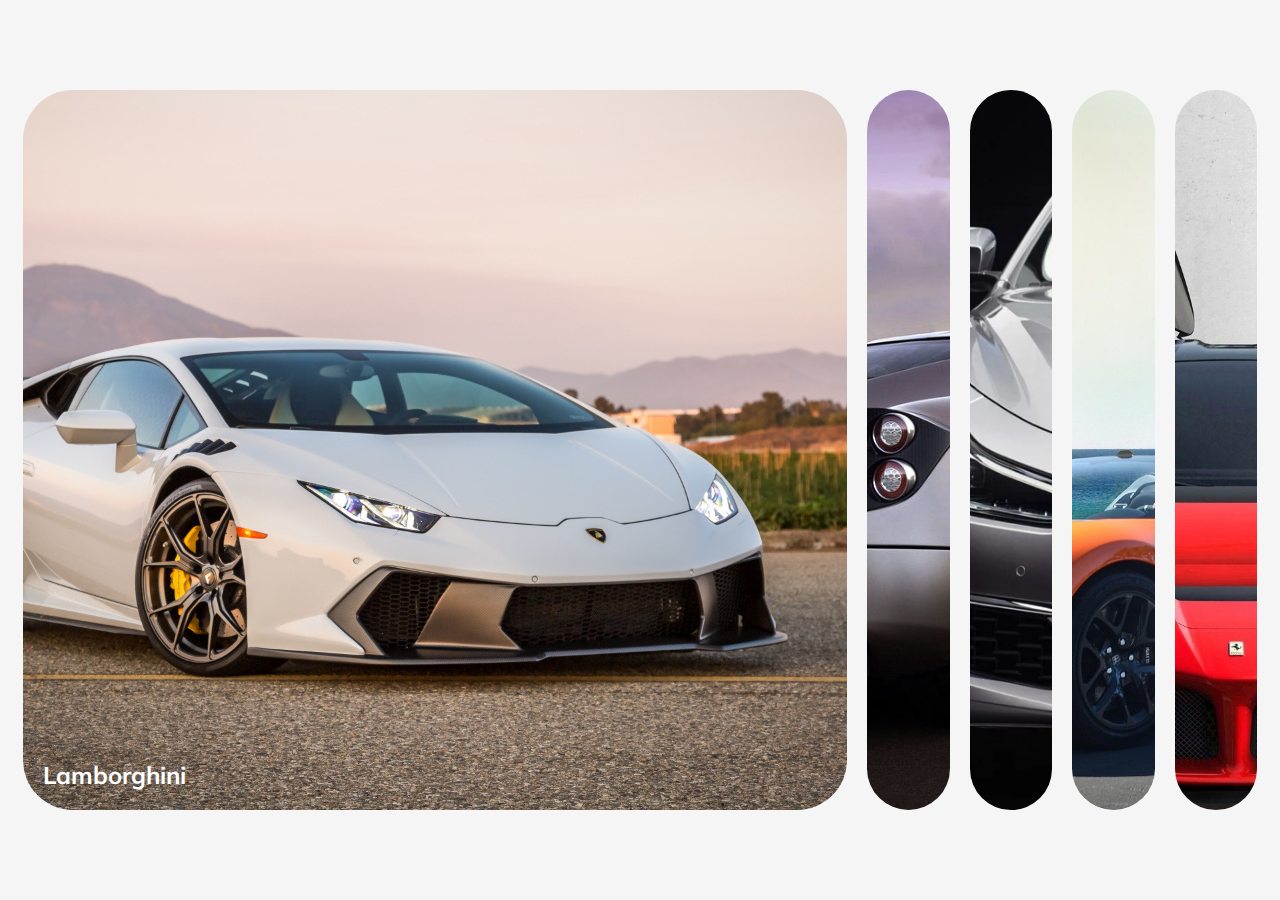
<file: DAY_1/index.html>
<!DOCTYPE html>
<html lang="en">
    <head>
        <meta charset="UTF-8">
        <meta name="viewport" content="width=device-width, initial-scale=1.0">
        <title>Expanding Cards</title>
        <link rel="stylesheet" href="style.css">
    </head>
    <body>
            <div class="container">
                <div class="panel active"
                    style="background-image: url('img/lamborghini.jpg')">
                    <h3>Lamborghini</h3>
                </div>
                <div class="panel"
                    style="background-image: url('img/pagani.jpg')">
                    <h3>pagani</h3>
                </div>
                <div class="panel"
                    style="background-image: url('img/maserati.webp')">
                    <h3>Maserati</h3>
                </div>
                <div class="panel"
                    style="background-image: url('img/bugatti.jpg')">
                    <h3>Bugatti</h3>
                </div>
                <div class="panel"
                    style="background-image: url('img/ferrari.jpg');">
                    <h3>Ferrari</h3>
                </div>

            </div>

        <script src="script.js"></script>
    </body>
</html>
</file>
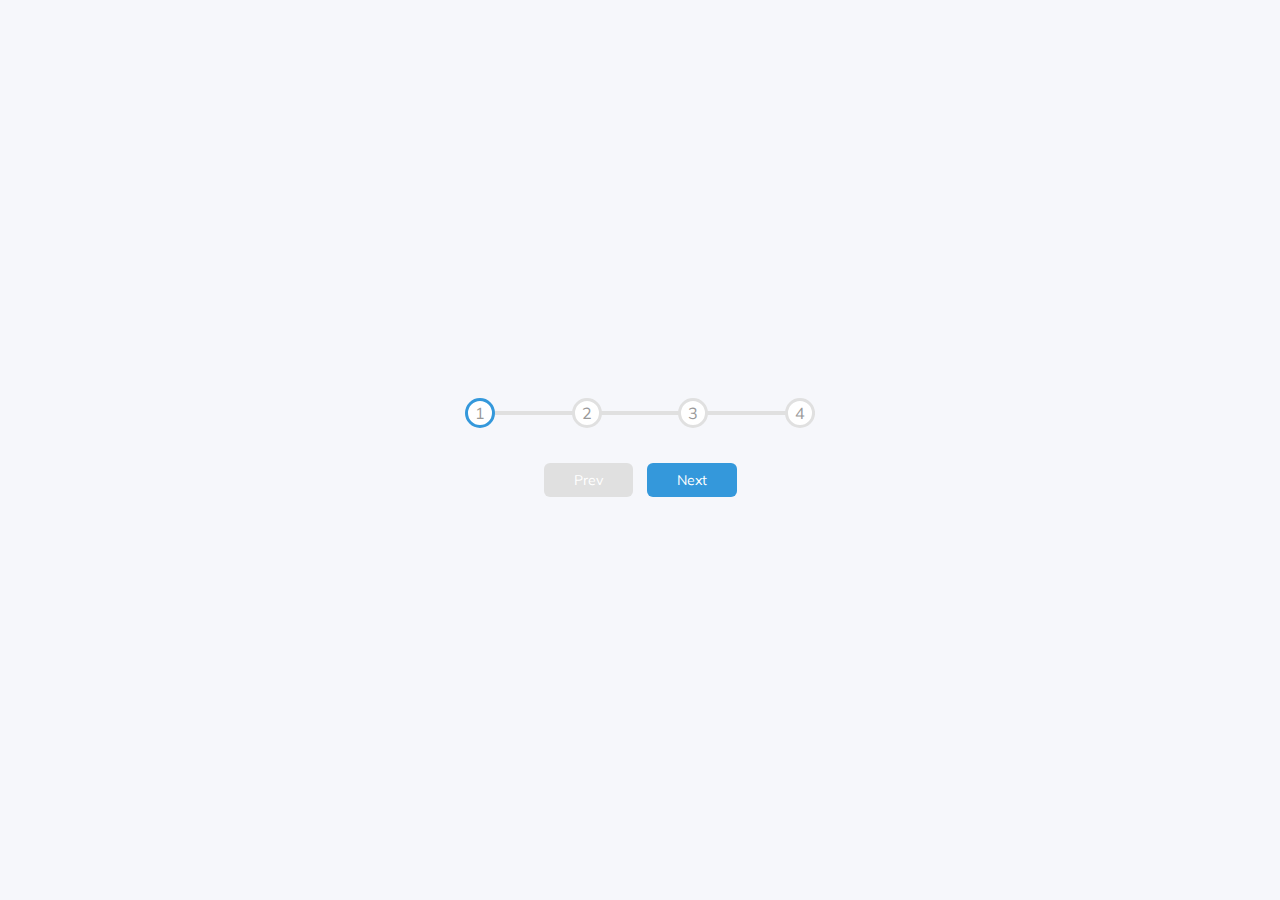
<file: DAY_2/index.html>
<!DOCTYPE html>
<html lang="en">
<head>
    <meta charset="UTF-8">
    <meta name="viewport" content="width=device-width, initial-scale=1.0">
    <title>progress Steps</title>
    <link rel="stylesheet" href="style.css">
</head>
<body>
 <div class="container">
    <div class="progress-container">
        <div class="progress" id="progress"></div>
        <div class="circle active">1</div>
        <div class="circle">2</div>
        <div class="circle">3</div>
        <div class="circle">4</div>
    </div>

        <button class="btn" id="prev" disabled>Prev</button>
        <button class="btn" id="next">Next</button>
    </div>



    <script src="script.js"></script>
</body>
</html>
</file>
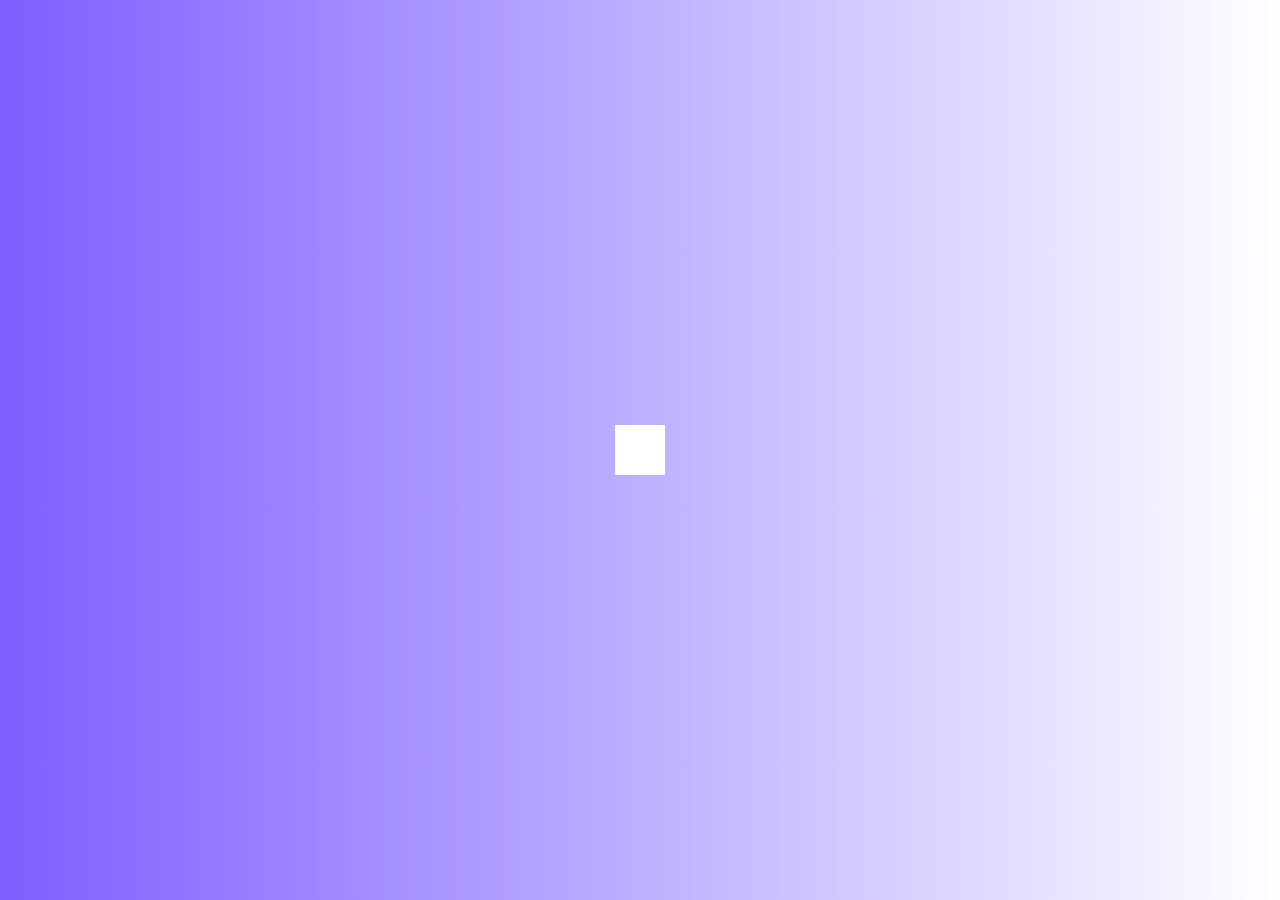
<file: DAY_4/index.html>
<!DOCTYPE html>
<html lang="en">
<head>
    <meta charset="UTF-8">
    <meta name="viewport" content="width=device-width, initial-scale=1.0">
    <title>Hidden Search Widget</title>
    <link rel="stylesheet" href="style.css">
    <link
    href='https://cdnjs.cloudflare.com/ajax/libs/font-awesome/5.14.0/css/all.min.css'
    integrity="sha512-1PKOgIY59xJ8Co8+NE6FZ+LOAZKjy+KY8iq0G4B3CyeY6wYHN3yt9PW0XpSriVlkMXe40PTKnXrLnZ9+fkDaog=="
    crossorigin="anonymous" rel='stylesheet'>
</head>
<body>

<div class="search">
    <input class="input" type="text" placeholder="Search..." >
    <button class="btn">
        <i class="fas fa-search"></i>
    </button>
</div>

    <script src="script.js"></script>
</body>
</html>
</file>
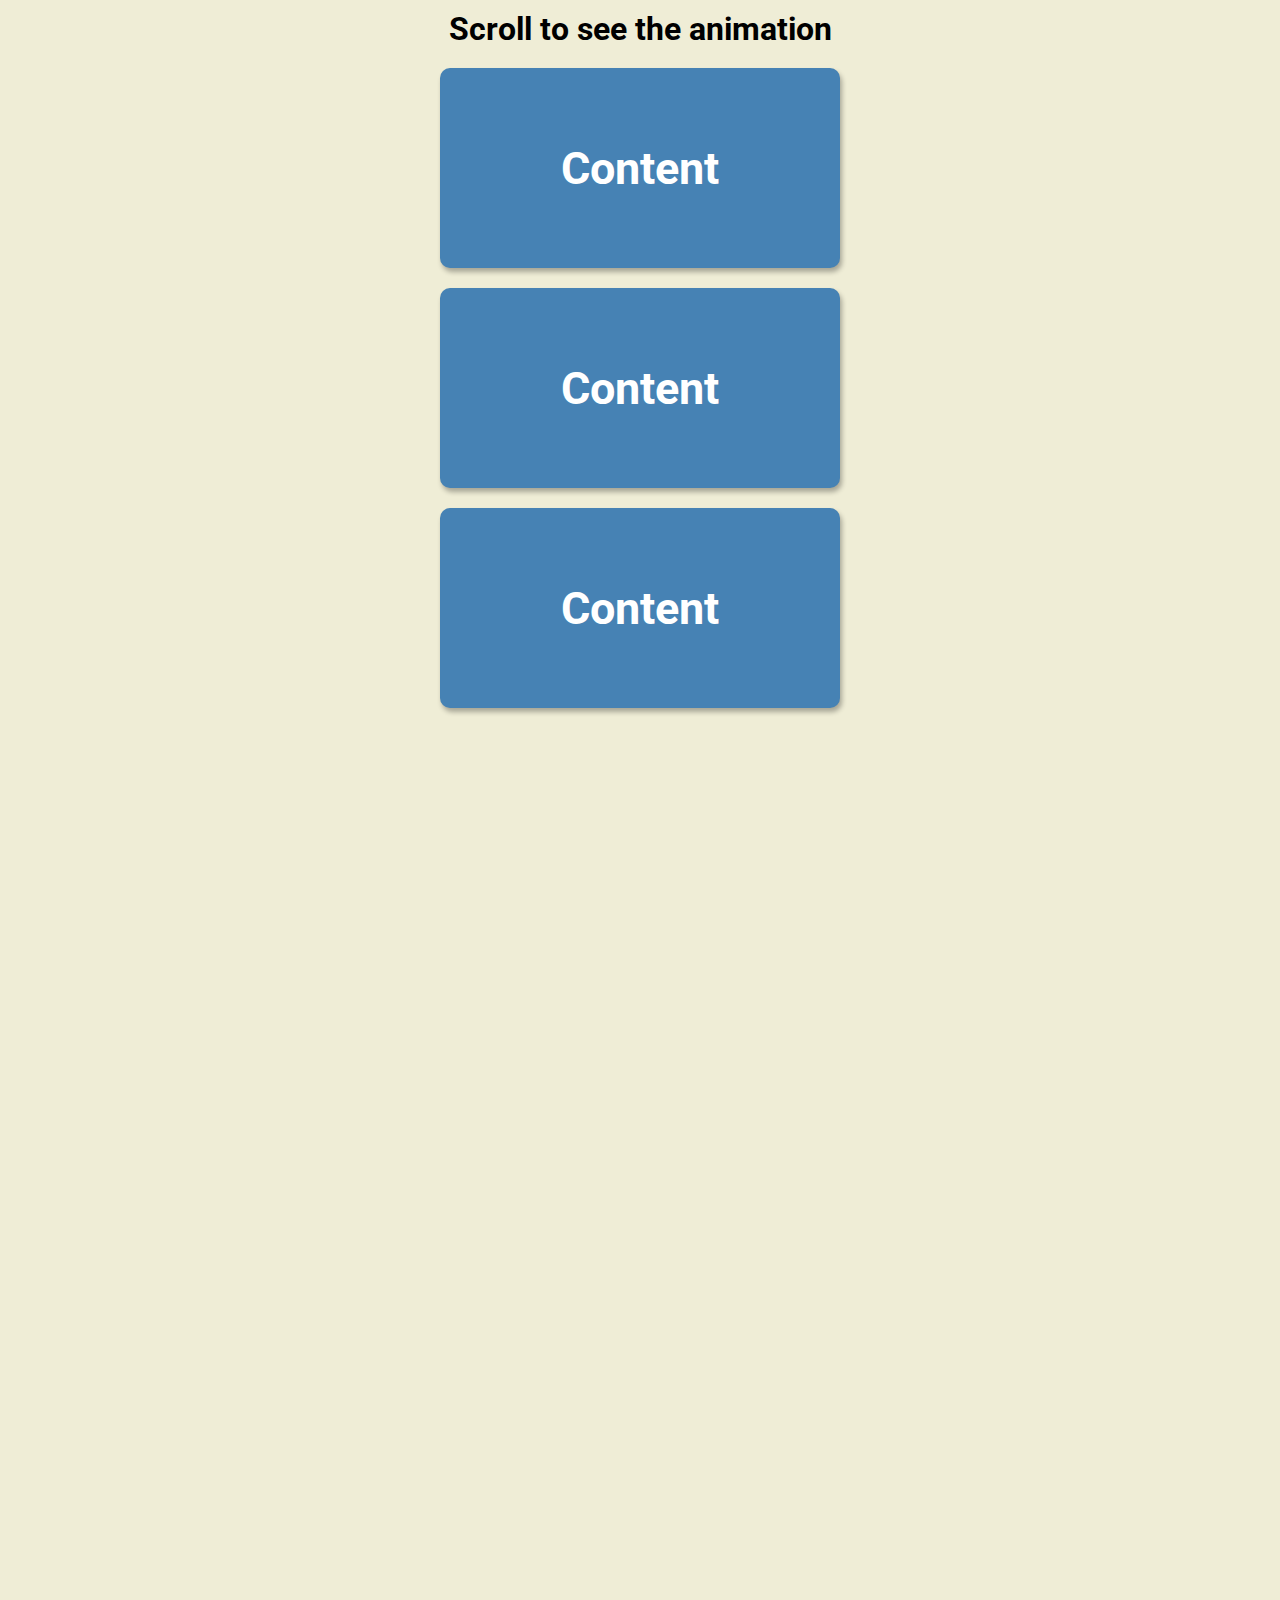
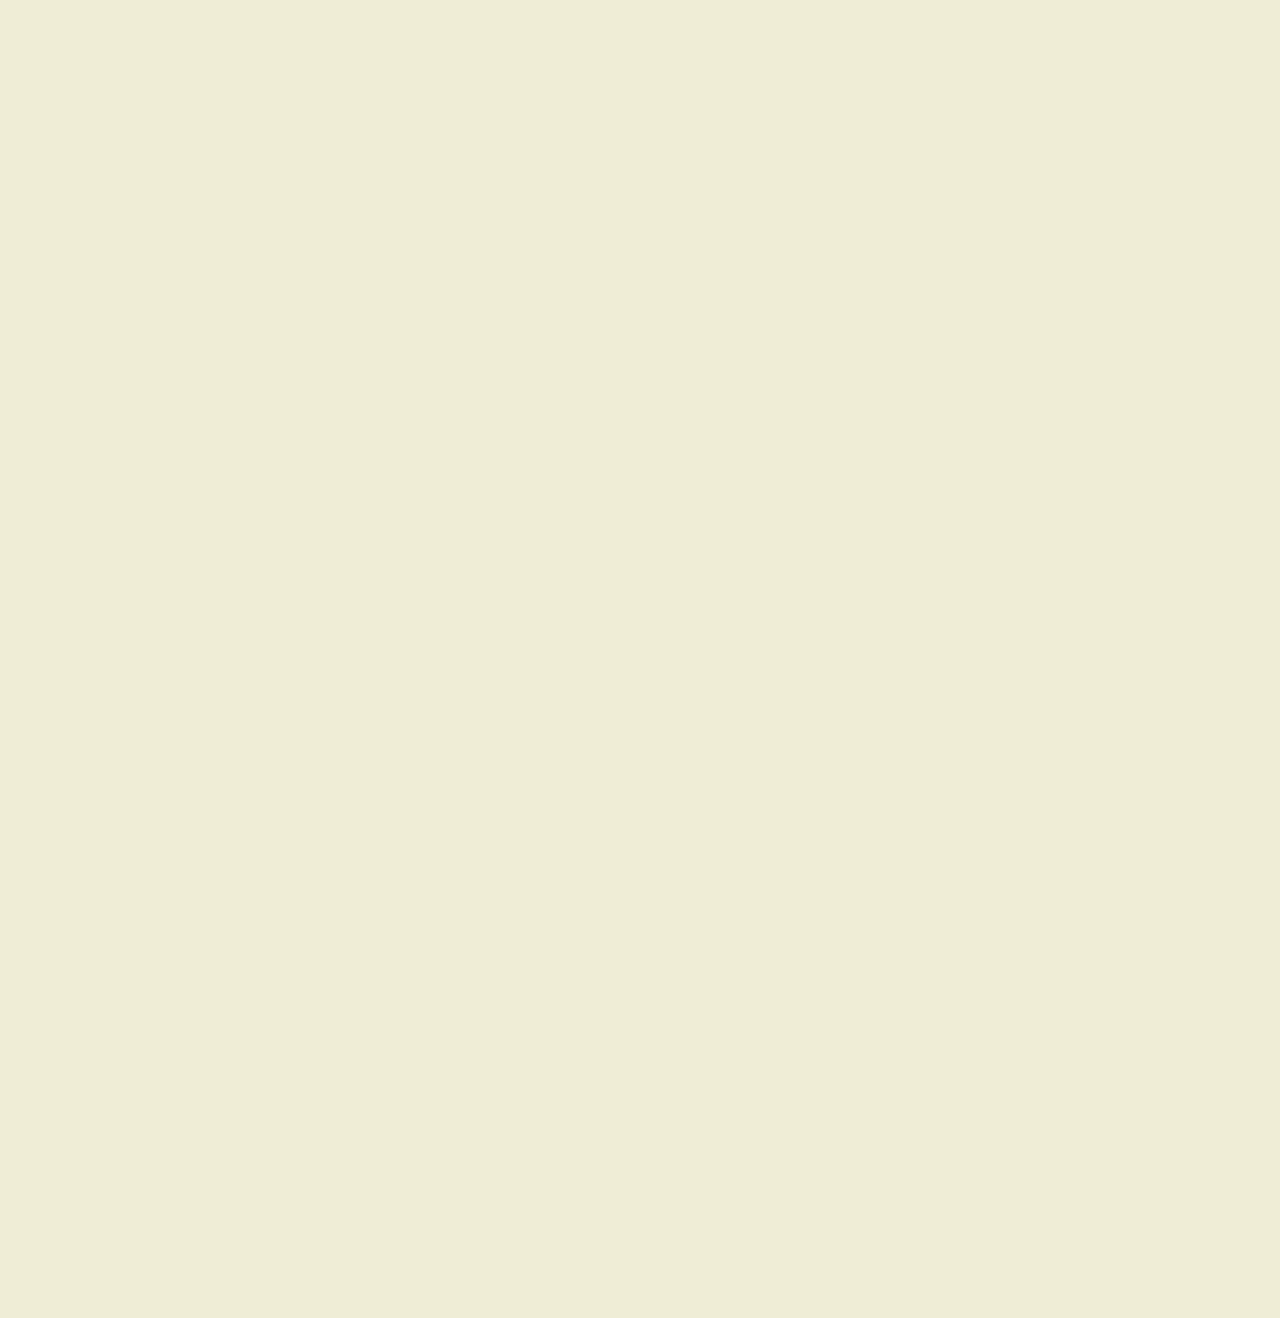
<file: DAY_6/index.html>
<!DOCTYPE html>
<html lang="en">
<head>
    <meta charset="UTF-8">
    <meta name="viewport" content="width=device-width, initial-scale=1.0">
    <title>Scroll Animation</title>
    <link rel="stylesheet" href="style.css">
</head>
<body>
    
    <h1>Scroll to see the animation</h1>
    
    <div class="box"><h2>Content</h2></div>
    <div class="box"><h2>Content</h2></div>
    <div class="box"><h2>Content</h2></div>
    <div class="box"><h2>Content</h2></div>
    <div class="box"><h2>Content</h2></div>
    <div class="box"><h2>Content</h2></div>
    <div class="box"><h2>Content</h2></div>
    <div class="box"><h2>Content</h2></div>
    <div class="box"><h2>Content</h2></div>
    <div class="box"><h2>Content</h2></div>
    <div class="box"><h2>Content</h2></div>
    <div class="box"><h2>Content</h2></div>
    <div class="box"><h2>Content</h2></div>


    <script src="script.js"></script>
</body>
</html>
</file>
<file: DAY_1/style.css>
@import url('https://fonts.googleapis.com/css2?family=Muli:wght@100;300;400;500&display=swap');

*{
    box-sizing: border-box;
}

body{
    font-family:'Muli', sans-serif;
    background-color: #f5f5f5;
    display: flex;
    margin: 0;
    justify-content: center;
    align-items: center;
    height: 100vh;
    overflow: hidden;
}

.container{
    display: flex;
    width: 98vw;
}

.panel{
    background-size: auto 100%;
    background-position: center;
    background-repeat: no-repeat;
    height: 80vh;
    border-radius: 50px;
    color: #fff;
    cursor: pointer;
    flex: 0.5;
    margin: 10px;
    position: relative;
    transition: flex 0.7s ease-in;
}

.panel h3{
    font-size: 24px;
    position: absolute;
    bottom: 20px;
    left: 20px;
    margin: 0;
    opacity: 0;
}

.panel.active{
    flex: 5;
}

.panel.active h3{
    opacity: 1;
    transition: opacity 0.3s ease-in 0.4s;
}

@media(max-width: 480px) {
    .container{
        width: 10vw;
    }

    .panel:nth-of-type(4),
    .panel:nth-of-type(5){
    display: none ;
    }
}
</file>
<file: DAY_2/style.css>
@import url('https://fonts.googleapis.com/css2?family=Muli:wght@100;300;400;500&display=swap');

:root{
    --line-border-fill: #3498db;
    --line-border-empty: #e0e0e0;
}

*{
    box-sizing: border-box;
}

body{
    font-family:'Muli', sans-serif;
    display: flex;
    margin: 0;
    justify-content: center;
    align-items: center;
    height: 100vh;
    overflow: hidden;
    background-color: #f6f7fb;
}

.container{
text-align: center;
}

.progress-container{
    display: flex;
    justify-content: space-between;
    position: relative;
    margin-bottom: 30px;
    max-width: 100%;
    width: 350px;
}

.progress-container::before{
    content: '';
    background-color: var(--line-border-empty);
    position: absolute;
    top: 50%;
    left: 0;
    transform: translateY(-50%);
    height: 4px;
    width: 100%;
    z-index: -1;
}

.progress{
    background-color: var(--line-border-fill);
    position: absolute;
    top: 50%;
    left: 0;
    transform: translateY(-50%);
    height: 4px;
    width: 0%;
    z-index: -1;
    transition: 0.4s ease;
}

.circle{
    background-color: #fff;
    color: #999;
    border-radius: 50%;
    height: 30px;
    width: 30px;
    display: flex;
    align-items: center;
    justify-content: center;
    border: 3px solid var(--line-border-empty);
    transition: 0.4s ease;
}

.circle.active{
        border-color: var(--line-border-fill);
}

.btn{
    background-color: var(--line-border-fill);
    color: #fff;
    border: 0;
    border-radius: 6px;
    cursor: pointer;
    font-family: inherit;
    padding: 8px 30px;
    margin: 5px;
    font-size: 14px;
}

.btn:active{
    transform: scale(0.98);
}

.btn:focus{
    outline: 0;
}

.btn:disabled{
    background-color: var(--line-border-empty);
    cursor: not-allowed;
}
</file>
<file: DAY_4/style.css>
@import url('https://fonts.googleapis.com/css2?family=Roboto&display=swap');

*{
    box-sizing: border-box;
}

body{
    background-image: linear-gradient(90deg, #7d5fff, #ffffff);
    font-family:'Roboto', sans-serif;
    display: flex;
    margin: 0;
    justify-content: center;
    align-items: center;
    height: 100vh;
    overflow: hidden;
}

.search{
    position: relative;
    height: 50px;
}

.search .input {
    border-radius: 0px;
    background-color: #fff;
    border: 0;
    font-size: 18px;
    padding: 15px;
    height: 50px;
    width: 50px;
    transition: width 0.3s ease, border-radius 0.5s ease 1s;
    letter-spacing: 2px;
    color: #073105;
}

.btn{
    border-radius: 50px;
    background-color: #fff;
    border: 0;
    cursor: pointer;
    font-size: 24px;
    position: absolute;
    top: 0;
    right: 0;
    height: 50px;
    width: 50px;
}

.btn:focus,
.input:focus{
    outline: none;
}

.search.active .input{
    width: 200px;
    border-radius: 50px;
    padding-right: 50px;
}

.search.activve .btn{
    /* transform: translateX(198px); */
}
</file>
<file: DAY_6/style.css>
@import url('https://fonts.googleapis.com/css2?family=Roboto:wght@100;300;400;500&display=swap');

*{
    box-sizing: border-box;
}

body{
    background-color: #efedd6;
    font-family:'Roboto', sans-serif;
    display: flex;
    flex-direction: column;
    margin: 0;
    justify-content: center;
    align-items: center;
    width: 100vw
}

h1{
    margin: 10px;
}

.box{
    background-color: steelblue;
    color: #fff;
    display: flex;
    align-items: center;
    justify-content: center;
    width: 400px;
    height: 200px;
    border-radius: 10px;
    margin: 10px;
    box-shadow: 2px 4px 5px rgba(0, 0, 0, 0.3);
    transform: translateX(300%);
    transition: transform 0.7s ease;
}

.box:nth-of-type(even){
    transform: translateX(-300%);
}

.box.show{
    transform: translateX(0);
}

.box h2{
    font-size: 45px;
}
</file>
